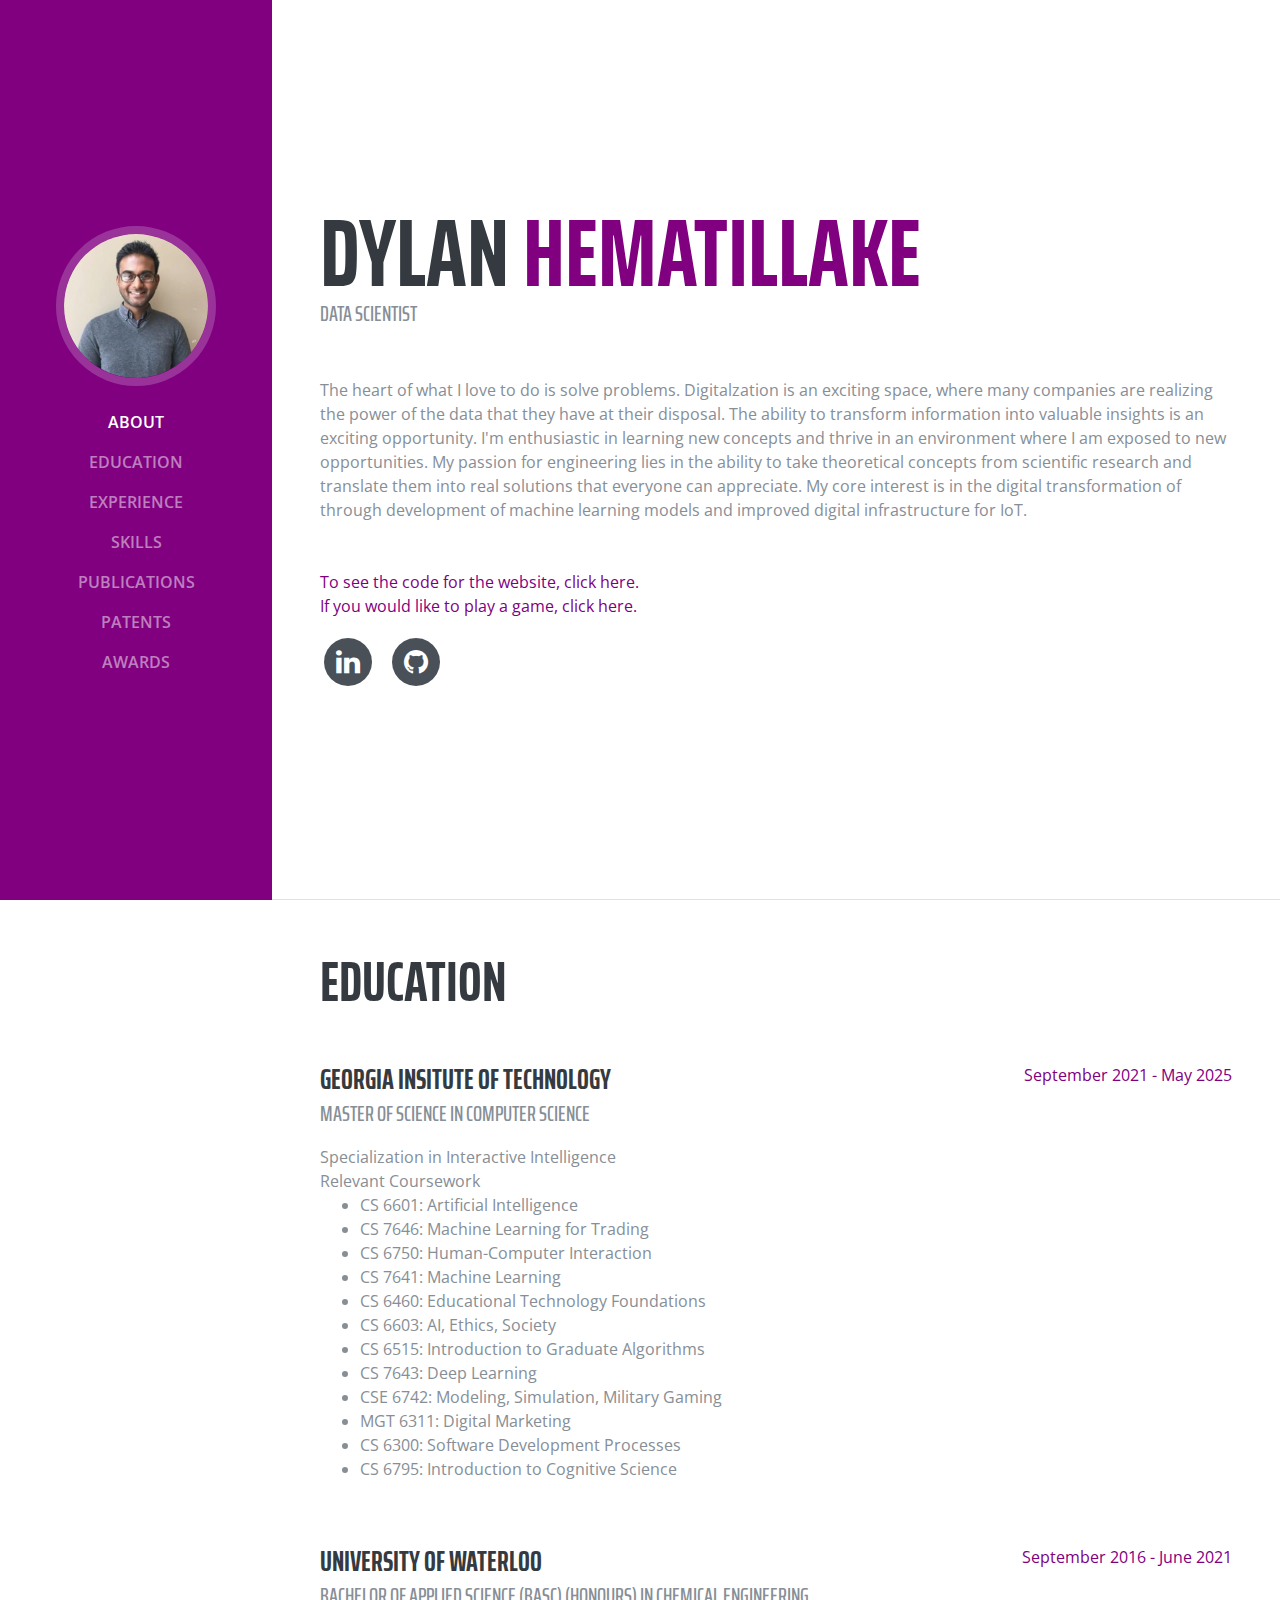
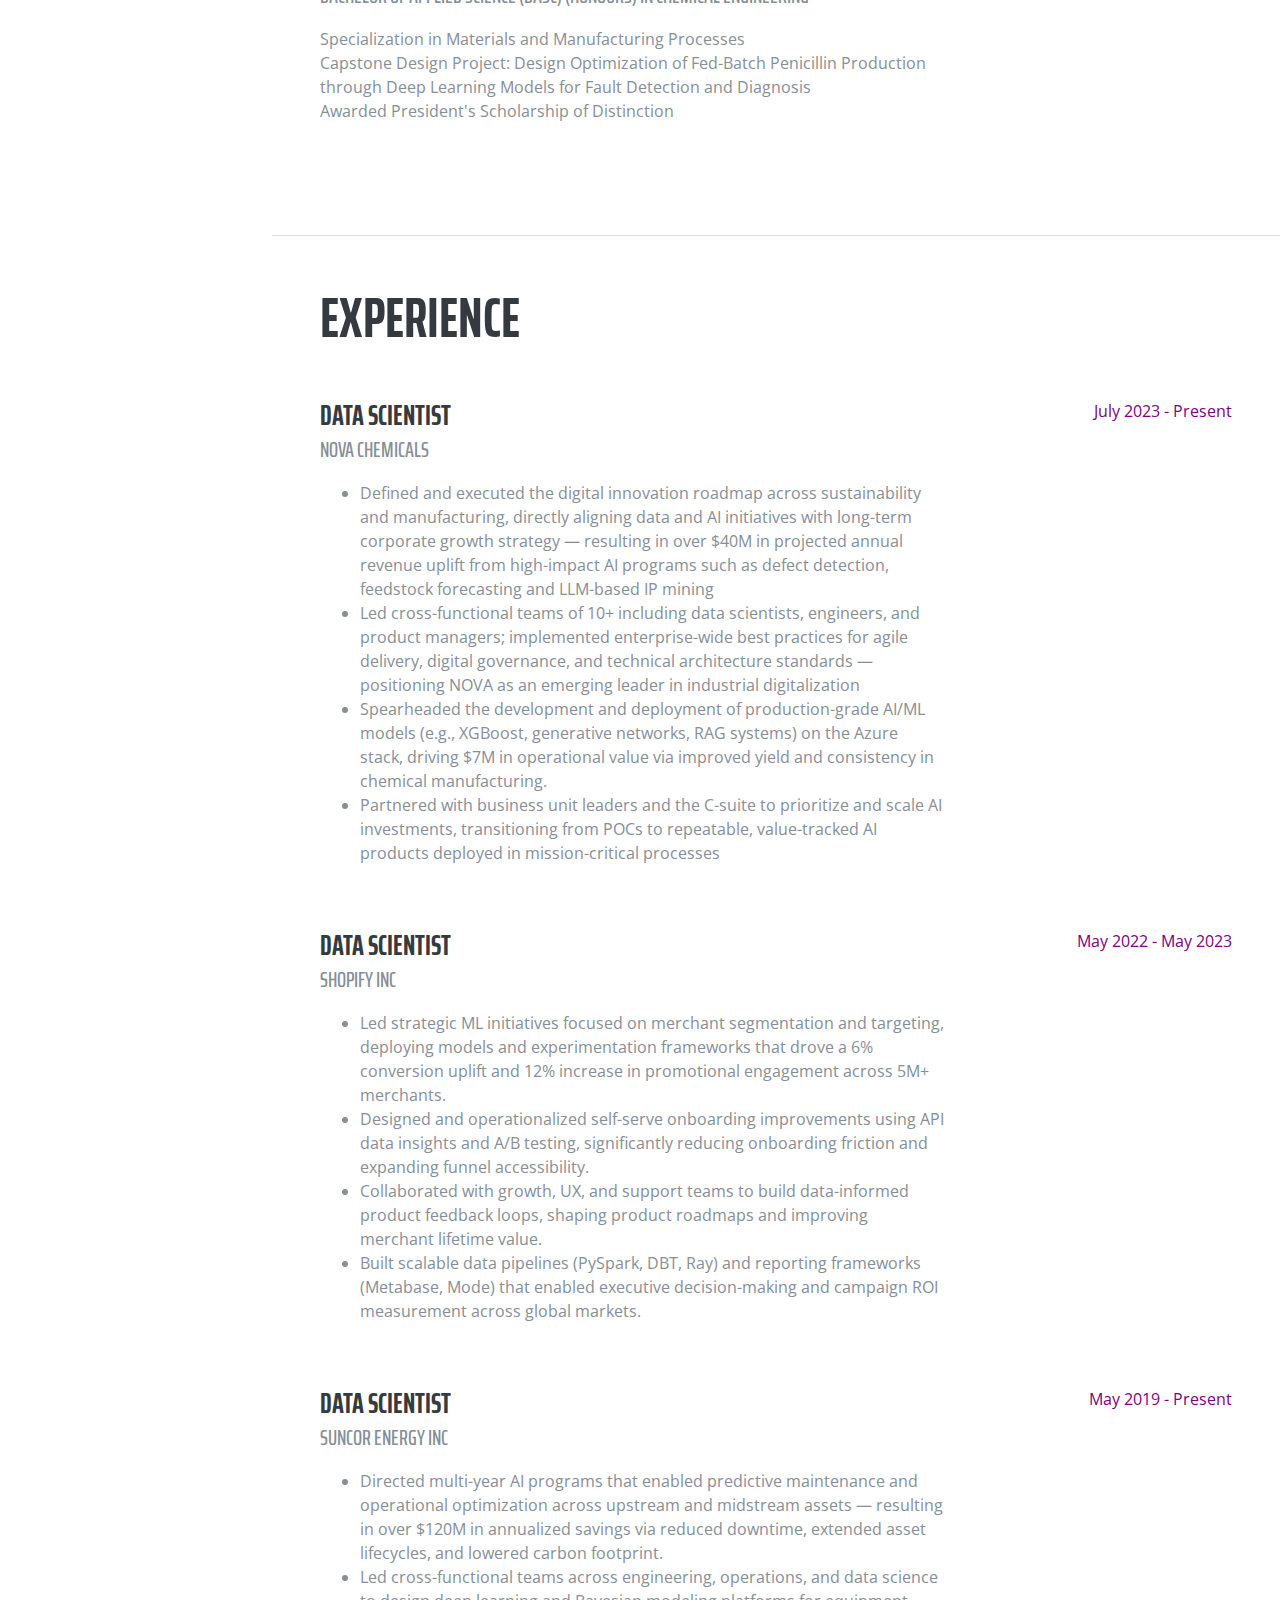
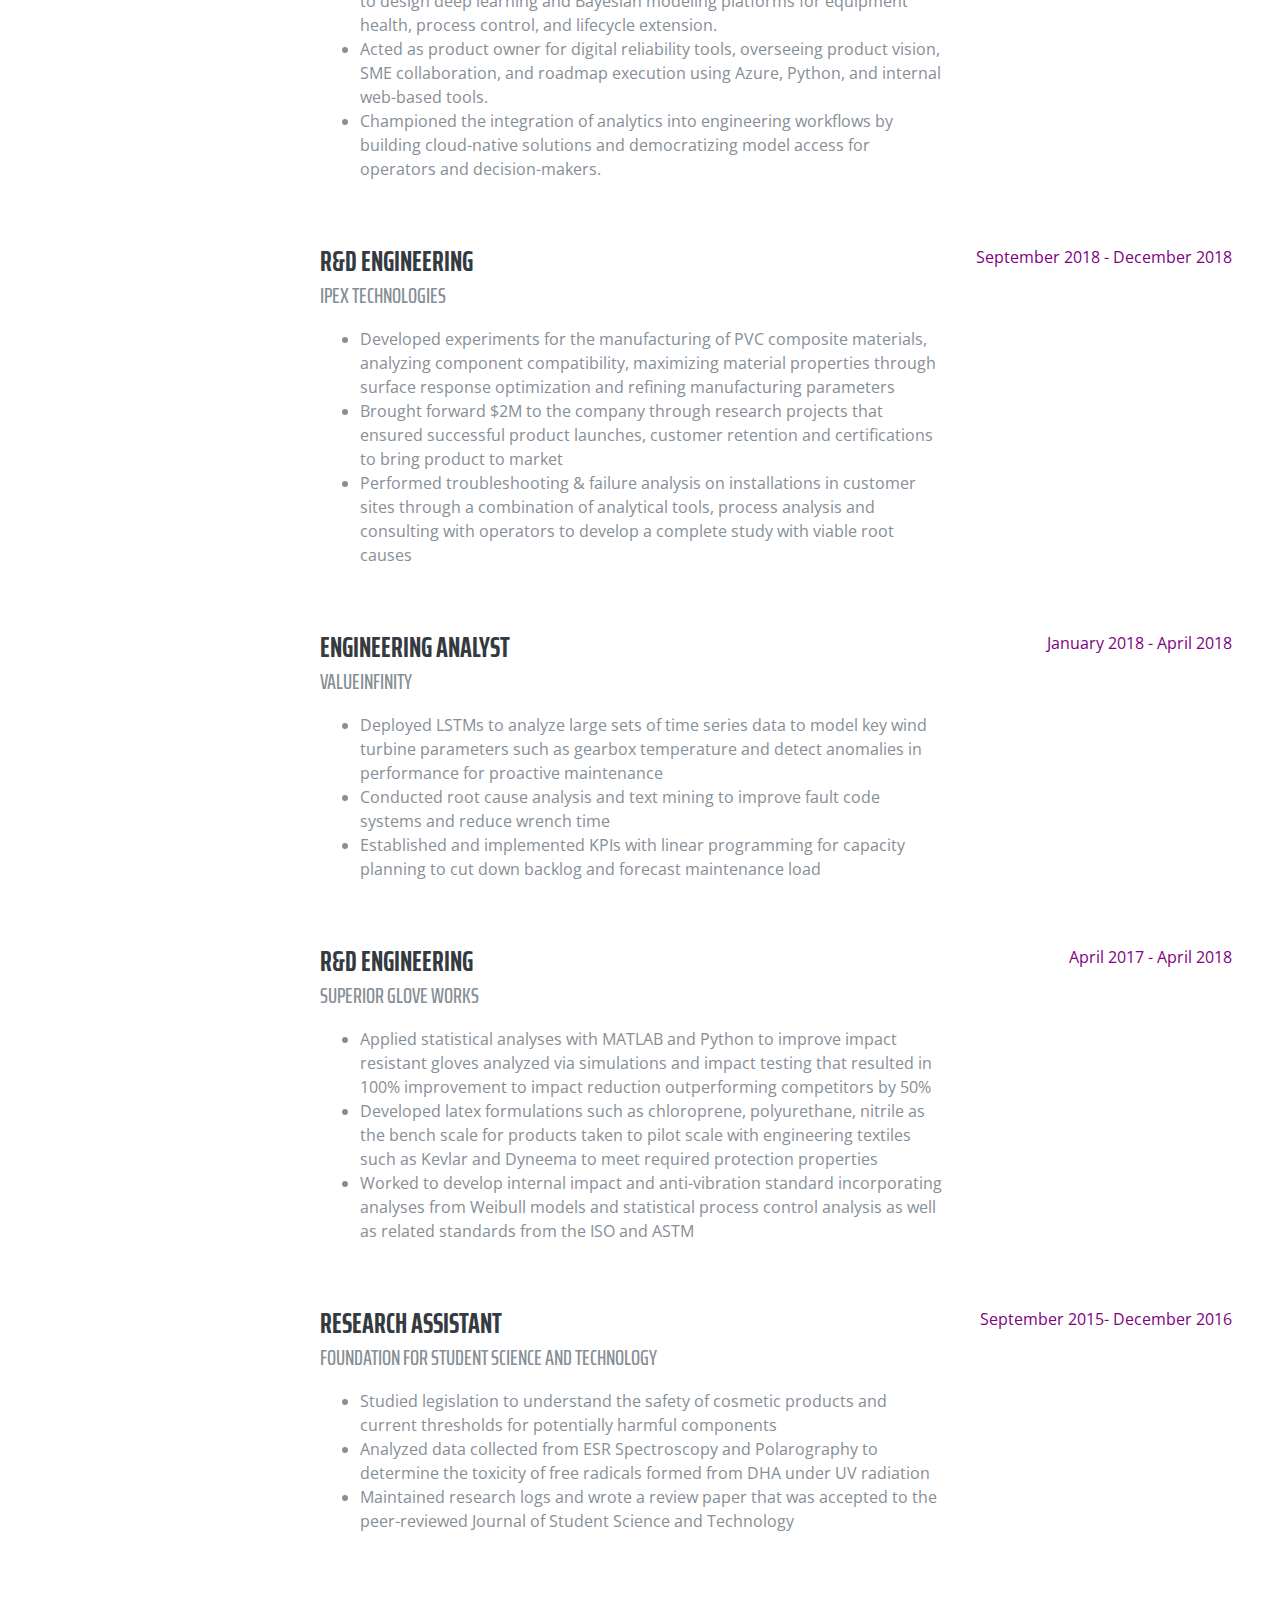
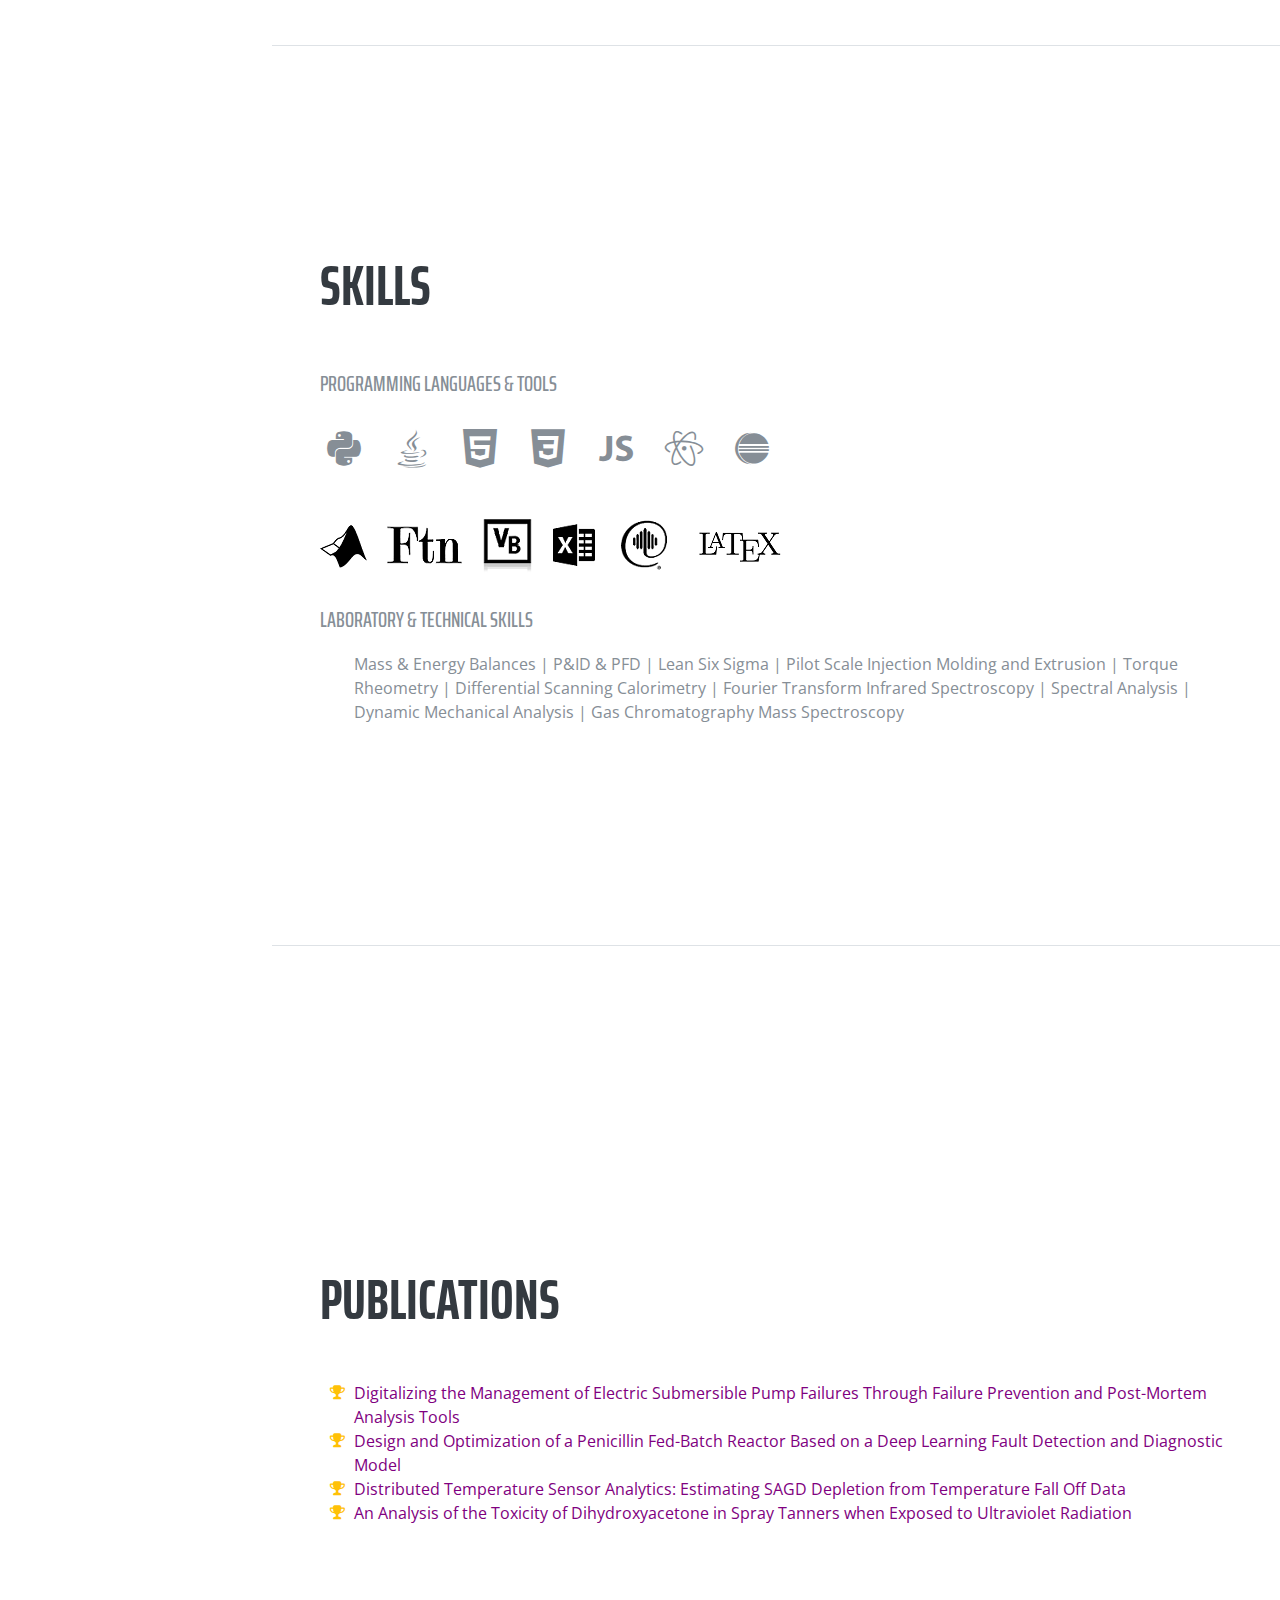
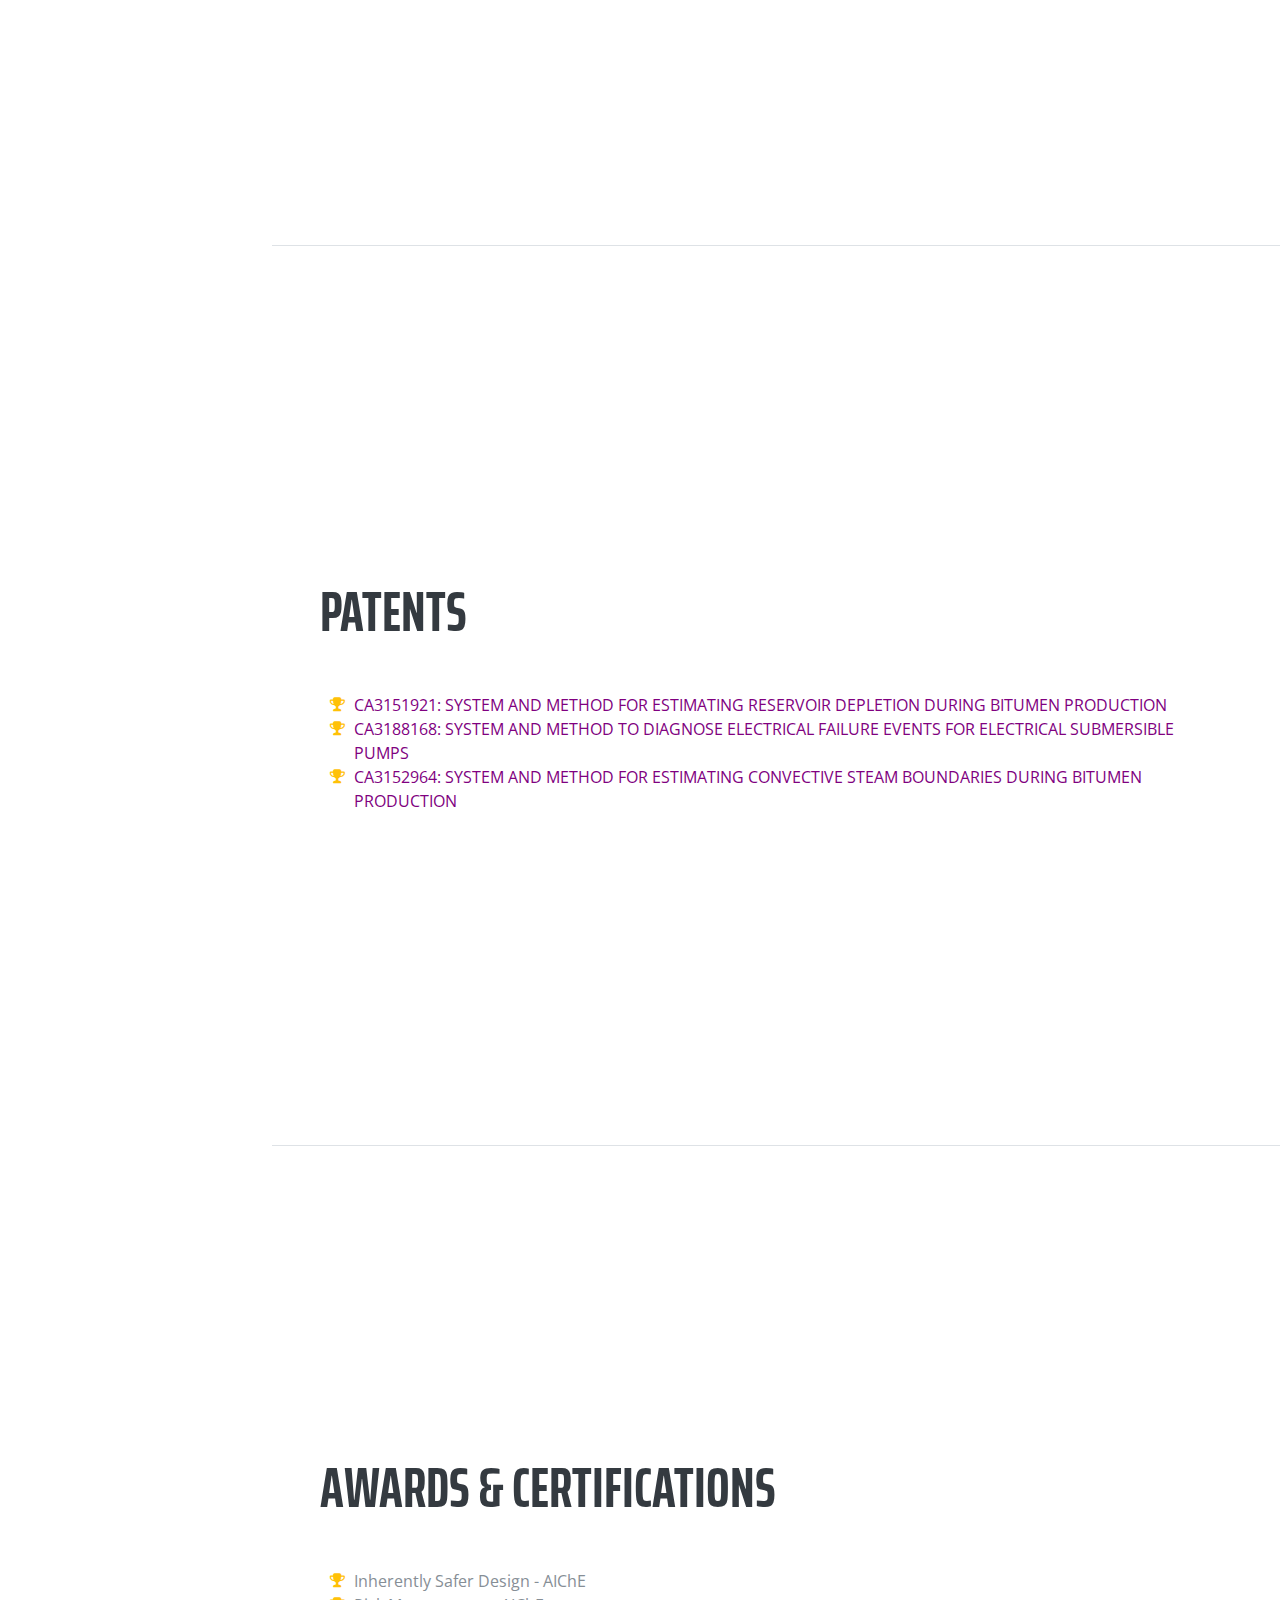
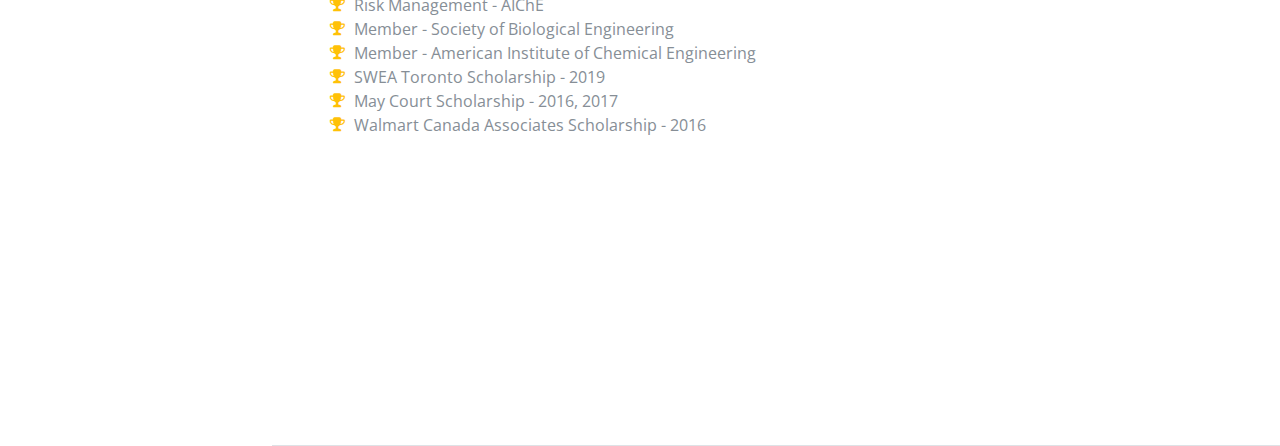
<file: index.html>
<!DOCTYPE html>
<html lang="en">

  <head>

    <meta charset="utf-8">
    <meta name="viewport" content="width=device-width, initial-scale=1, shrink-to-fit=no">
    <meta name="description" content="">
    <meta name="author" content="">

    <title>Resume</title>

    <!-- Bootstrap core CSS -->
    <link href="vendor/bootstrap/css/bootstrap.min.css" rel="stylesheet">

    <!-- Custom fonts for this template -->
    <link href="https://fonts.googleapis.com/css?family=Saira+Extra+Condensed:100,200,300,400,500,600,700,800,900" rel="stylesheet">
    <link href="https://fonts.googleapis.com/css?family=Open+Sans:300,300i,400,400i,600,600i,700,700i,800,800i" rel="stylesheet">
    <link href="vendor/font-awesome/css/font-awesome.min.css" rel="stylesheet">
    <link href="vendor/devicons/css/devicons.min.css" rel="stylesheet">
    <link href="vendor/simple-line-icons/css/simple-line-icons.css" rel="stylesheet">
	
    <!-- Custom styles for this template -->
    <link href="css/resume.min.css" rel="stylesheet">

  </head>

  <body id="page-top">

    <nav class="navbar navbar-expand-lg navbar-dark bg-primary fixed-top" id="sideNav">
      <a class="navbar-brand js-scroll-trigger" href="#page-top">
        <span class="d-block d-lg-none"></span>
        <span class="d-none d-lg-block">
          <img class="img-fluid img-profile rounded-circle mx-auto mb-2" src="img/profile.png" alt="">
        </span>
      </a>
      <button class="navbar-toggler" type="button" data-toggle="collapse" data-target="#navbarSupportedContent" aria-controls="navbarSupportedContent" aria-expanded="false" aria-label="Toggle navigation">
        <span class="navbar-toggler-icon"></span>
      </button>
      <div class="collapse navbar-collapse" id="navbarSupportedContent">
        <ul class="navbar-nav">
          <li class="nav-item">
            <a class="nav-link js-scroll-trigger" href="#about">About</a>
          </li> 
          <li class="nav-item">
            <a class="nav-link js-scroll-trigger" href="#education">Education</a>
          </li>
	 <li class="nav-item">
            <a class="nav-link js-scroll-trigger" href="#experience">Experience</a>
          </li>
          <li class="nav-item">
            <a class="nav-link js-scroll-trigger" href="#skills">Skills</a>
          </li>
          <li class="nav-item">
            <a class="nav-link js-scroll-trigger" href="#pubs">Publications</a>
          </li>
  	<li class="nav-item">
            <a class="nav-link js-scroll-trigger" href="#pats">Patents</a>
          </li>
          <li class="nav-item">
            <a class="nav-link js-scroll-trigger" href="#awards">Awards</a>
          </li>
        </ul>
      </div>
    </nav>

    <div class="container-fluid p-0">

      <section class="resume-section p-3 p-lg-5 d-flex d-column" id="about">
        <div class="my-auto">
          <h1 class="mb-0">Dylan
            <span class="text-primary">Hematillake</span>
          </h1>
          <div class="subheading mb-5">Data Scientist
          </div>
          <p class="mb-5">The heart of what I love to do is solve problems. Digitalzation is an exciting space, where many companies are realizing the power of the data that they
		  have at their disposal. The ability to transform information into valuable insights is an exciting opportunity. 
		  I'm enthusiastic in learning new concepts and thrive in an environment where I am exposed to new opportunities. 
		  My passion for engineering lies in the ability to take theoretical concepts from scientific research and translate them into real solutions that everyone can appreciate. 
		  My core interest is in the digital transformation of through development of machine learning models and improved digital infrastructure for IoT.</p>
		  <div></div>
		  <a href="https://github.com/hematilldyl/hematilldyl.github.io">To see the code for the website, click here.</a>
		  <div></div>
		  <a href="game/Game.html">If you would like to play a game, click here.</a>
		  <div></div>
		  <p></p>
		  <p></p>
          <ul class="list-inline list-social-icons mb-0">
            <li class="list-inline-item">
              <a href="https://ca.linkedin.com/in/dylan-hematillake">
                <span class="fa-stack fa-lg">
                  <i class="fa fa-circle fa-stack-2x"></i>
                  <i class="fa fa-linkedin fa-stack-1x fa-inverse"></i>
                </span>
              </a>
            </li>
            <li class="list-inline-item">
              <a href="https://github.com/hematilldyl">
                <span class="fa-stack fa-lg">
                  <i class="fa fa-circle fa-stack-2x"></i>
                  <i class="fa fa-github fa-stack-1x fa-inverse"></i>
                </span>
              </a>
            </li>
          </ul>
        </div>
      </section>
	    
      <section class="resume-section p-3 p-lg-5 d-flex flex-column" id="education">
        <div class="my-auto">
          <h2 class="mb-5">Education</h2>
		
          <div class="resume-item d-flex flex-column flex-md-row mb-5">
            <div class="resume-content mr-auto">
              <h3 class="mb-0">Georgia Insitute of Technology</h3>
              <div class="subheading mb-3">Master of Science in Computer Science</div>
              <div>Specialization in Interactive Intelligence</div>
		    <div>Relevant Coursework</div>
		    <ul style="list-style-type:disc">
			    <li>CS 6601: Artificial Intelligence</li>
			    <li>CS 7646: Machine Learning for Trading</li>
			    <li>CS 6750: Human-Computer Interaction</li>
			    <li>CS 7641: Machine Learning</li>
			    <li>CS 6460: Educational Technology Foundations</li>
			    <li>CS 6603: AI, Ethics, Society</li>
			    <li>CS 6515: Introduction to Graduate Algorithms</li>
			    <li>CS 7643: Deep Learning</li>
			    <li>CSE 6742: Modeling, Simulation, Military Gaming</li>
			    <li>MGT 6311: Digital Marketing</li>
			    <li>CS 6300: Software Development Processes</li>
			    <li>CS 6795: Introduction to Cognitive Science</li>
			  </ul>
              <p></p>
            </div>
            <div class="resume-date text-md-right">
              <span class="text-primary">September 2021 - May 2025</span>
            </div>
          </div>
          <div class="resume-item d-flex flex-column flex-md-row mb-5">
            <div class="resume-content mr-auto">
              <h3 class="mb-0">University of Waterloo</h3>
              <div class="subheading mb-3">Bachelor of Applied Science (BASc) (Honours) in Chemical Engineering</div>
              <div></div>
		    <div> Specialization in Materials and Manufacturing Processes</div>
		    <div>Capstone Design Project: Design Optimization of Fed-Batch Penicillin Production through Deep Learning Models for Fault Detection and Diagnosis</div>
	            <div>Awarded President's Scholarship of Distinction</div>

              <p></p>
            </div>
            <div class="resume-date text-md-right">
              <span class="text-primary">September 2016 - June 2021</span>
            </div>
          </div>
      </section>
	      
      <section class="resume-section p-3 p-lg-5 d-flex flex-column" id="experience">
        <div class="my-auto">
          <h2 class="mb-5">Experience</h2>

	<div class="resume-item d-flex flex-column flex-md-row mb-5">
            <div class="resume-content mr-auto">
              <h3 class="mb-0">Data Scientist</h3>
              <div class="subheading mb-3">NOVA Chemicals</div>
              <ul style="list-style-type:disc">
				<li>Defined and executed the digital innovation roadmap across sustainability and manufacturing, directly aligning data and AI initiatives with long-term corporate growth strategy — resulting in over 
					$40M in projected annual revenue uplift from high-impact AI programs such as defect detection, feedstock forecasting and LLM-based IP mining</li>
				<li>Led cross-functional teams of 10+ including data scientists, engineers, and product managers; implemented enterprise-wide best practices for agile delivery, digital governance, and technical architecture standards — 
					positioning NOVA as an emerging leader in industrial digitalization</li>
		      <li>Spearheaded the development and deployment of production-grade AI/ML models (e.g., XGBoost, generative networks, RAG systems) on the Azure stack, driving $7M in operational value via improved yield and consistency in chemical manufacturing.</li>
		<li>Partnered with business unit leaders and the C-suite to prioritize and scale AI investments, transitioning from POCs to repeatable, value-tracked AI products deployed in mission-critical processes</li>
	      </ul>
            </div>
            <div class="resume-date text-md-right">
              <span class="text-primary">July 2023 - Present</span>
            </div>
          </div>

	<div class="resume-item d-flex flex-column flex-md-row mb-5">
            <div class="resume-content mr-auto">
              <h3 class="mb-0">Data Scientist</h3>
              <div class="subheading mb-3">Shopify Inc</div>
              <ul style="list-style-type:disc">
				<li>Led strategic ML initiatives focused on merchant segmentation and targeting, deploying models and experimentation frameworks that drove a 6% conversion uplift and 12% increase in promotional engagement across 5M+ merchants.</li>
				<li>Designed and operationalized self-serve onboarding improvements using API data insights and A/B testing, significantly reducing onboarding friction and expanding funnel accessibility.</li>
        			<li>Collaborated with growth, UX, and support teams to build data-informed product feedback loops, shaping product roadmaps and improving merchant lifetime value.
		      <li>Built scalable data pipelines (PySpark, DBT, Ray) and reporting frameworks (Metabase, Mode) that enabled executive decision-making and campaign ROI measurement across global markets.</li>
	      </ul>
            </div>
            <div class="resume-date text-md-right">
              <span class="text-primary">May 2022 - May 2023</span>
            </div>
          </div>
		
	<div class="resume-item d-flex flex-column flex-md-row mb-5">
            <div class="resume-content mr-auto">
              <h3 class="mb-0">Data Scientist</h3>
              <div class="subheading mb-3">Suncor Energy Inc</div>
              <ul style="list-style-type:disc">
				<li>Directed multi-year AI programs that enabled predictive maintenance and operational optimization across upstream and midstream assets — resulting in over $120M in annualized savings via reduced downtime, extended asset lifecycles, and lowered carbon footprint.</li>
				<li>Led cross-functional teams across engineering, operations, and data science to design deep learning and Bayesian modeling platforms for equipment health, process control, and lifecycle extension.</li>
				<li>Acted as product owner for digital reliability tools, overseeing product vision, SME collaboration, and roadmap execution using Azure, Python, and internal web-based tools.</li>
				<li>Championed the integration of analytics into engineering workflows by building cloud-native solutions and democratizing model access for operators and decision-makers.</li>
			  </ul>
            </div>
            <div class="resume-date text-md-right">
              <span class="text-primary">May 2019 - Present</span>
            </div>
          </div>
		
		
	<div class="resume-item d-flex flex-column flex-md-row mb-5">
            <div class="resume-content mr-auto">
              <h3 class="mb-0">R&ampD Engineering</h3>
              <div class="subheading mb-3">IPEX Technologies</div>
              <ul style="list-style-type:disc">
				<li>Developed experiments for the manufacturing of PVC composite materials, analyzing component compatibility, maximizing material properties through surface response optimization and refining manufacturing parameters</li>
				<li>Brought forward $2M to the company through research projects that ensured successful product launches, customer retention and certifications to bring product to market</li>
				<li>Performed troubleshooting & failure analysis on installations in customer sites through a combination of analytical tools, process analysis and consulting with operators to develop a complete study with viable root causes</li>
			  </ul>
            </div>
            <div class="resume-date text-md-right">
              <span class="text-primary">September 2018 - December 2018</span>
            </div>
          </div>

	 <div class="resume-item d-flex flex-column flex-md-row mb-5">
            <div class="resume-content mr-auto">
              <h3 class="mb-0">Engineering Analyst</h3>
              <div class="subheading mb-3">ValueInfinity</div>
			   <ul style="list-style-type:disc">
				<li>Deployed LSTMs to analyze large sets of time series data to model key wind turbine parameters such as gearbox temperature and detect anomalies in performance for proactive maintenance</li>
				<li>Conducted root cause analysis and text mining to improve fault code systems and reduce wrench time</li>
				<li>Established and implemented KPIs with linear programming for capacity planning to cut down backlog and forecast maintenance load</li>
			  </ul>
			</div>
            <div class="resume-date text-md-right">
              <span class="text-primary">January 2018 - April 2018</span>
            </div>
          </div>
		
          <div class="resume-item d-flex flex-column flex-md-row mb-5">
            <div class="resume-content mr-auto">
              <h3 class="mb-0">R&ampD Engineering</h3>
              <div class="subheading mb-3">Superior Glove Works</div>
              <ul style="list-style-type:disc">
				<li>Applied statistical analyses with MATLAB and Python to improve impact resistant gloves analyzed via simulations and impact testing that resulted in 100% improvement to impact reduction outperforming competitors by 50%</li>
				<li>Developed latex formulations such as chloroprene, polyurethane, nitrile as the bench scale for products taken to pilot scale with engineering textiles such as Kevlar and Dyneema to meet required protection properties</li>
				<li>Worked to develop internal impact and anti-vibration standard incorporating analyses from Weibull models and statistical process control analysis as well as related standards from the ISO and ASTM</li>
			  </ul>
            </div>
            <div class="resume-date text-md-right">
              <span class="text-primary">April 2017 - April 2018</span>
            </div>
          </div>


          <div class="resume-item d-flex flex-column flex-md-row mb-5">
            <div class="resume-content mr-auto">
              <h3 class="mb-0">Research Assistant</h3>
              <div class="subheading mb-3">Foundation for Student Science and Technology</div>
			     <ul style="list-style-type:disc">
				<li>Studied legislation to understand the safety of cosmetic products and current thresholds for potentially harmful components </li>
				<li>Analyzed data collected from ESR Spectroscopy and Polarography to determine the toxicity of free radicals formed from DHA under UV radiation </li>
				<li>Maintained research logs and wrote a review paper that was accepted to the peer-reviewed Journal of Student Science and Technology</li>
			  </ul>
            </div>
            <div class="resume-date text-md-right">
              <span class="text-primary">September 2015- December 2016</span>
            </div>
          </div>

        </div>

      </section>


      <section class="resume-section p-3 p-lg-5 d-flex flex-column" id="skills">
        <div class="my-auto">
          <h2 class="mb-5">Skills</h2>

          <div class="subheading mb-3">Programming Languages &amp; Tools</div>
          <ul class="list-inline list-icons">
			<li class="list-inline-item">
              <i class="devicons devicons-python"></i>
            </li>
			<li class="list-inline-item">
              <i class="devicons devicons-java"></i>
            </li>
            <li class="list-inline-item">
              <i class="devicons devicons-html5"></i>
            </li>
            <li class="list-inline-item">
              <i class="devicons devicons-css3"></i>
            </li>
            <li class="list-inline-item">
              <i class="devicons devicons-javascript"></i>
            </li>
               <li class="list-inline-item">
              <i class="devicons devicons-atom"></i>
            </li>
            <li class="list-inline-item">
              <i class="devicons devicons-eclipse"></i>
            </li>
	   </ul>
           <ul class="list-inline list-icons">
            <li class="list-inline-item">
              <img src="img/prog_matlab.png">
            </li>
            <li class="list-inline-item">
              <img src="img/ftn.png">
            </li>
            <li class="list-inline-item">
              <img src="img/vb.png">
            </li>
            <li class="list-inline-item">
              <img src="img/excel.png">
            </li>
			<li class="list-inline-item">
              <img src="img/hysys.png">
            </li>
			<li class="list-inline-item">
              <img src="img/tex.png">
            </li>
          </ul>
		  
		  <div class="subheading mb-3">Laboratory &amp Technical Skills</div>
		  <ul class="fa-ul mb-0">
			<p>Mass &amp Energy Balances | P&ampID &amp PFD | Lean Six Sigma | Pilot Scale Injection Molding and Extrusion | Torque Rheometry | Differential Scanning Calorimetry | Fourier Transform Infrared Spectroscopy | Spectral Analysis | Dynamic Mechanical Analysis | Gas Chromatography Mass Spectroscopy</p>
		  </ul>
        </div>
      </section>

	<section class="resume-section p-3 p-lg-5 d-flex flex-column" id="pubs">
        <div class="my-auto">
          <h2 class="mb-5">Publications</h2>
		
	<ul class="fa-ul mb-0">
	    <li>
	       <i class="fa-li fa fa-trophy text-warning"></i>
	 	<a href="https://doi.org/10.2118/218124-MS"> Digitalizing the Management of Electric Submersible Pump Failures Through Failure Prevention and Post-Mortem Analysis Tools </a>
	</li>
	    <li>
	       <i class="fa-li fa fa-trophy text-warning"></i>
		 <a href="https://doi.org/10.1021/acs.iecr.1c04534">Design and Optimization of a Penicillin Fed-Batch Reactor Based on a Deep Learning Fault Detection and Diagnostic Model</a>
		</li>
		    <li>
	       <i class="fa-li fa fa-trophy text-warning"></i>
		 <a href="https://doi.org/10.2118/208895-MS">Distributed Temperature Sensor Analytics: Estimating SAGD Depletion from Temperature Fall Off Data</a>
		</li>
	    <li>
	       <i class="fa-li fa fa-trophy text-warning"></i>
		 <a href="http://journal.fsst.ca/index.php/jsst/article/view/111">An Analysis of the Toxicity of Dihydroxyacetone in Spray Tanners when Exposed to Ultraviolet Radiation</a>
		</li>
          </ul>
      </section>
<section class="resume-section p-3 p-lg-5 d-flex flex-column" id="pats">			
        <div class="my-auto">
          <h2 class="mb-5">Patents</h2>
		
	<ul class="fa-ul mb-0">
				    <li>
	       <i class="fa-li fa fa-trophy text-warning"></i>
		 <a href="https://www.ic.gc.ca/opic-cipo/cpd/eng/patent/3151921/summary.html">CA3151921: SYSTEM AND METHOD FOR ESTIMATING RESERVOIR DEPLETION DURING BITUMEN PRODUCTION</a>
		</li>
		    <li>
	       <i class="fa-li fa fa-trophy text-warning"></i>
		 <a href="https://www.ic.gc.ca/opic-cipo/cpd/eng/patent/3188168/summary.html">CA3188168: SYSTEM AND METHOD TO DIAGNOSE ELECTRICAL FAILURE EVENTS FOR ELECTRICAL SUBMERSIBLE PUMPS</a>
		</li>
	    <li>
	       <i class="fa-li fa fa-trophy text-warning"></i>
		 <a href="https://www.ic.gc.ca/opic-cipo/cpd/eng/patent/3152964/summary.html">CA3152964: SYSTEM AND METHOD FOR ESTIMATING CONVECTIVE STEAM BOUNDARIES DURING BITUMEN PRODUCTION</a>
		</li>
          </ul>
			
        </div>
      </section>
      <section class="resume-section p-3 p-lg-5 d-flex flex-column" id="awards">
        <div class="my-auto">
          <h2 class="mb-5">Awards &amp Certifications</h2>
		
	<ul class="fa-ul mb-0">
	   <li>
              <i class="fa-li fa fa-trophy text-warning"></i>
              Inherently Safer Design - AIChE</li>
            <li>
              <i class="fa-li fa fa-trophy text-warning"></i>
              Risk Management - AIChE</li>
            <li>
              <i class="fa-li fa fa-trophy text-warning"></i>
              Member - Society of Biological Engineering </li>
            <li>
              <i class="fa-li fa fa-trophy text-warning"></i>
              Member - American Institute of Chemical Engineering</li>
             <li>
              <i class="fa-li fa fa-trophy text-warning"></i>
			  SWEA Toronto Scholarship - 2019</li>
            <li>
            <li>
              <i class="fa-li fa fa-trophy text-warning"></i>
			  May Court Scholarship - 2016, 2017</li>
            <li>
            <li>
              <i class="fa-li fa fa-trophy text-warning"></i>
              Walmart Canada Associates Scholarship - 2016</li>
          </ul>
		
	
			
        </div>
      </section>

    </div>

    <!-- Bootstrap core JavaScript -->
    <script src="vendor/jquery/jquery.min.js"></script>
    <script src="vendor/bootstrap/js/bootstrap.bundle.min.js"></script>

    <!-- Plugin JavaScript -->
    <script src="vendor/jquery-easing/jquery.easing.min.js"></script>

    <!-- Custom scripts for this template -->
    <script src="js/resume.min.js"></script>

  </body>

</html>
</file>
<file: vendor/simple-line-icons/css/simple-line-icons.css>
@font-face {
  font-family: 'simple-line-icons';
  src: url('../fonts/Simple-Line-Icons.eot?v=2.4.0');
  src: url('../fonts/Simple-Line-Icons.eot?v=2.4.0#iefix') format('embedded-opentype'), url('../fonts/Simple-Line-Icons.woff2?v=2.4.0') format('woff2'), url('../fonts/Simple-Line-Icons.ttf?v=2.4.0') format('truetype'), url('../fonts/Simple-Line-Icons.woff?v=2.4.0') format('woff'), url('../fonts/Simple-Line-Icons.svg?v=2.4.0#simple-line-icons') format('svg');
  font-weight: normal;
  font-style: normal;
}
/*
 Use the following CSS code if you want to have a class per icon.
 Instead of a list of all class selectors, you can use the generic [class*="icon-"] selector, but it's slower:
*/
.icon-user,
.icon-people,
.icon-user-female,
.icon-user-follow,
.icon-user-following,
.icon-user-unfollow,
.icon-login,
.icon-logout,
.icon-emotsmile,
.icon-phone,
.icon-call-end,
.icon-call-in,
.icon-call-out,
.icon-map,
.icon-location-pin,
.icon-direction,
.icon-directions,
.icon-compass,
.icon-layers,
.icon-menu,
.icon-list,
.icon-options-vertical,
.icon-options,
.icon-arrow-down,
.icon-arrow-left,
.icon-arrow-right,
.icon-arrow-up,
.icon-arrow-up-circle,
.icon-arrow-left-circle,
.icon-arrow-right-circle,
.icon-arrow-down-circle,
.icon-check,
.icon-clock,
.icon-plus,
.icon-minus,
.icon-close,
.icon-event,
.icon-exclamation,
.icon-organization,
.icon-trophy,
.icon-screen-smartphone,
.icon-screen-desktop,
.icon-plane,
.icon-notebook,
.icon-mustache,
.icon-mouse,
.icon-magnet,
.icon-energy,
.icon-disc,
.icon-cursor,
.icon-cursor-move,
.icon-crop,
.icon-chemistry,
.icon-speedometer,
.icon-shield,
.icon-screen-tablet,
.icon-magic-wand,
.icon-hourglass,
.icon-graduation,
.icon-ghost,
.icon-game-controller,
.icon-fire,
.icon-eyeglass,
.icon-envelope-open,
.icon-envelope-letter,
.icon-bell,
.icon-badge,
.icon-anchor,
.icon-wallet,
.icon-vector,
.icon-speech,
.icon-puzzle,
.icon-printer,
.icon-present,
.icon-playlist,
.icon-pin,
.icon-picture,
.icon-handbag,
.icon-globe-alt,
.icon-globe,
.icon-folder-alt,
.icon-folder,
.icon-film,
.icon-feed,
.icon-drop,
.icon-drawer,
.icon-docs,
.icon-doc,
.icon-diamond,
.icon-cup,
.icon-calculator,
.icon-bubbles,
.icon-briefcase,
.icon-book-open,
.icon-basket-loaded,
.icon-basket,
.icon-bag,
.icon-action-undo,
.icon-action-redo,
.icon-wrench,
.icon-umbrella,
.icon-trash,
.icon-tag,
.icon-support,
.icon-frame,
.icon-size-fullscreen,
.icon-size-actual,
.icon-shuffle,
.icon-share-alt,
.icon-share,
.icon-rocket,
.icon-question,
.icon-pie-chart,
.icon-pencil,
.icon-note,
.icon-loop,
.icon-home,
.icon-grid,
.icon-graph,
.icon-microphone,
.icon-music-tone-alt,
.icon-music-tone,
.icon-earphones-alt,
.icon-earphones,
.icon-equalizer,
.icon-like,
.icon-dislike,
.icon-control-start,
.icon-control-rewind,
.icon-control-play,
.icon-control-pause,
.icon-control-forward,
.icon-control-end,
.icon-volume-1,
.icon-volume-2,
.icon-volume-off,
.icon-calendar,
.icon-bulb,
.icon-chart,
.icon-ban,
.icon-bubble,
.icon-camrecorder,
.icon-camera,
.icon-cloud-download,
.icon-cloud-upload,
.icon-envelope,
.icon-eye,
.icon-flag,
.icon-heart,
.icon-info,
.icon-key,
.icon-link,
.icon-lock,
.icon-lock-open,
.icon-magnifier,
.icon-magnifier-add,
.icon-magnifier-remove,
.icon-paper-clip,
.icon-paper-plane,
.icon-power,
.icon-refresh,
.icon-reload,
.icon-settings,
.icon-star,
.icon-symbol-female,
.icon-symbol-male,
.icon-target,
.icon-credit-card,
.icon-paypal,
.icon-social-tumblr,
.icon-social-twitter,
.icon-social-facebook,
.icon-social-instagram,
.icon-social-linkedin,
.icon-social-pinterest,
.icon-social-github,
.icon-social-google,
.icon-social-reddit,
.icon-social-skype,
.icon-social-dribbble,
.icon-social-behance,
.icon-social-foursqare,
.icon-social-soundcloud,
.icon-social-spotify,
.icon-social-stumbleupon,
.icon-social-youtube,
.icon-social-dropbox,
.icon-social-vkontakte,
.icon-social-steam {
  font-family: 'simple-line-icons';
  speak: none;
  font-style: normal;
  font-weight: normal;
  font-variant: normal;
  text-transform: none;
  line-height: 1;
  /* Better Font Rendering =========== */
  -webkit-font-smoothing: antialiased;
  -moz-osx-font-smoothing: grayscale;
}
.icon-user:before {
  content: "\e005";
}
.icon-people:before {
  content: "\e001";
}
.icon-user-female:before {
  content: "\e000";
}
.icon-user-follow:before {
  content: "\e002";
}
.icon-user-following:before {
  content: "\e003";
}
.icon-user-unfollow:before {
  content: "\e004";
}
.icon-login:before {
  content: "\e066";
}
.icon-logout:before {
  content: "\e065";
}
.icon-emotsmile:before {
  content: "\e021";
}
.icon-phone:before {
  content: "\e600";
}
.icon-call-end:before {
  content: "\e048";
}
.icon-call-in:before {
  content: "\e047";
}
.icon-call-out:before {
  content: "\e046";
}
.icon-map:before {
  content: "\e033";
}
.icon-location-pin:before {
  content: "\e096";
}
.icon-direction:before {
  content: "\e042";
}
.icon-directions:before {
  content: "\e041";
}
.icon-compass:before {
  content: "\e045";
}
.icon-layers:before {
  content: "\e034";
}
.icon-menu:before {
  content: "\e601";
}
.icon-list:before {
  content: "\e067";
}
.icon-options-vertical:before {
  content: "\e602";
}
.icon-options:before {
  content: "\e603";
}
.icon-arrow-down:before {
  content: "\e604";
}
.icon-arrow-left:before {
  content: "\e605";
}
.icon-arrow-right:before {
  content: "\e606";
}
.icon-arrow-up:before {
  content: "\e607";
}
.icon-arrow-up-circle:before {
  content: "\e078";
}
.icon-arrow-left-circle:before {
  content: "\e07a";
}
.icon-arrow-right-circle:before {
  content: "\e079";
}
.icon-arrow-down-circle:before {
  content: "\e07b";
}
.icon-check:before {
  content: "\e080";
}
.icon-clock:before {
  content: "\e081";
}
.icon-plus:before {
  content: "\e095";
}
.icon-minus:before {
  content: "\e615";
}
.icon-close:before {
  content: "\e082";
}
.icon-event:before {
  content: "\e619";
}
.icon-exclamation:before {
  content: "\e617";
}
.icon-organization:before {
  content: "\e616";
}
.icon-trophy:before {
  content: "\e006";
}
.icon-screen-smartphone:before {
  content: "\e010";
}
.icon-screen-desktop:before {
  content: "\e011";
}
.icon-plane:before {
  content: "\e012";
}
.icon-notebook:before {
  content: "\e013";
}
.icon-mustache:before {
  content: "\e014";
}
.icon-mouse:before {
  content: "\e015";
}
.icon-magnet:before {
  content: "\e016";
}
.icon-energy:before {
  content: "\e020";
}
.icon-disc:before {
  content: "\e022";
}
.icon-cursor:before {
  content: "\e06e";
}
.icon-cursor-move:before {
  content: "\e023";
}
.icon-crop:before {
  content: "\e024";
}
.icon-chemistry:before {
  content: "\e026";
}
.icon-speedometer:before {
  content: "\e007";
}
.icon-shield:before {
  content: "\e00e";
}
.icon-screen-tablet:before {
  content: "\e00f";
}
.icon-magic-wand:before {
  content: "\e017";
}
.icon-hourglass:before {
  content: "\e018";
}
.icon-graduation:before {
  content: "\e019";
}
.icon-ghost:before {
  content: "\e01a";
}
.icon-game-controller:before {
  content: "\e01b";
}
.icon-fire:before {
  content: "\e01c";
}
.icon-eyeglass:before {
  content: "\e01d";
}
.icon-envelope-open:before {
  content: "\e01e";
}
.icon-envelope-letter:before {
  content: "\e01f";
}
.icon-bell:before {
  content: "\e027";
}
.icon-badge:before {
  content: "\e028";
}
.icon-anchor:before {
  content: "\e029";
}
.icon-wallet:before {
  content: "\e02a";
}
.icon-vector:before {
  content: "\e02b";
}
.icon-speech:before {
  content: "\e02c";
}
.icon-puzzle:before {
  content: "\e02d";
}
.icon-printer:before {
  content: "\e02e";
}
.icon-present:before {
  content: "\e02f";
}
.icon-playlist:before {
  content: "\e030";
}
.icon-pin:before {
  content: "\e031";
}
.icon-picture:before {
  content: "\e032";
}
.icon-handbag:before {
  content: "\e035";
}
.icon-globe-alt:before {
  content: "\e036";
}
.icon-globe:before {
  content: "\e037";
}
.icon-folder-alt:before {
  content: "\e039";
}
.icon-folder:before {
  content: "\e089";
}
.icon-film:before {
  content: "\e03a";
}
.icon-feed:before {
  content: "\e03b";
}
.icon-drop:before {
  content: "\e03e";
}
.icon-drawer:before {
  content: "\e03f";
}
.icon-docs:before {
  content: "\e040";
}
.icon-doc:before {
  content: "\e085";
}
.icon-diamond:before {
  content: "\e043";
}
.icon-cup:before {
  content: "\e044";
}
.icon-calculator:before {
  content: "\e049";
}
.icon-bubbles:before {
  content: "\e04a";
}
.icon-briefcase:before {
  content: "\e04b";
}
.icon-book-open:before {
  content: "\e04c";
}
.icon-basket-loaded:before {
  content: "\e04d";
}
.icon-basket:before {
  content: "\e04e";
}
.icon-bag:before {
  content: "\e04f";
}
.icon-action-undo:before {
  content: "\e050";
}
.icon-action-redo:before {
  content: "\e051";
}
.icon-wrench:before {
  content: "\e052";
}
.icon-umbrella:before {
  content: "\e053";
}
.icon-trash:before {
  content: "\e054";
}
.icon-tag:before {
  content: "\e055";
}
.icon-support:before {
  content: "\e056";
}
.icon-frame:before {
  content: "\e038";
}
.icon-size-fullscreen:before {
  content: "\e057";
}
.icon-size-actual:before {
  content: "\e058";
}
.icon-shuffle:before {
  content: "\e059";
}
.icon-share-alt:before {
  content: "\e05a";
}
.icon-share:before {
  content: "\e05b";
}
.icon-rocket:before {
  content: "\e05c";
}
.icon-question:before {
  content: "\e05d";
}
.icon-pie-chart:before {
  content: "\e05e";
}
.icon-pencil:before {
  content: "\e05f";
}
.icon-note:before {
  content: "\e060";
}
.icon-loop:before {
  content: "\e064";
}
.icon-home:before {
  content: "\e069";
}
.icon-grid:before {
  content: "\e06a";
}
.icon-graph:before {
  content: "\e06b";
}
.icon-microphone:before {
  content: "\e063";
}
.icon-music-tone-alt:before {
  content: "\e061";
}
.icon-music-tone:before {
  content: "\e062";
}
.icon-earphones-alt:before {
  content: "\e03c";
}
.icon-earphones:before {
  content: "\e03d";
}
.icon-equalizer:before {
  content: "\e06c";
}
.icon-like:before {
  content: "\e068";
}
.icon-dislike:before {
  content: "\e06d";
}
.icon-control-start:before {
  content: "\e06f";
}
.icon-control-rewind:before {
  content: "\e070";
}
.icon-control-play:before {
  content: "\e071";
}
.icon-control-pause:before {
  content: "\e072";
}
.icon-control-forward:before {
  content: "\e073";
}
.icon-control-end:before {
  content: "\e074";
}
.icon-volume-1:before {
  content: "\e09f";
}
.icon-volume-2:before {
  content: "\e0a0";
}
.icon-volume-off:before {
  content: "\e0a1";
}
.icon-calendar:before {
  content: "\e075";
}
.icon-bulb:before {
  content: "\e076";
}
.icon-chart:before {
  content: "\e077";
}
.icon-ban:before {
  content: "\e07c";
}
.icon-bubble:before {
  content: "\e07d";
}
.icon-camrecorder:before {
  content: "\e07e";
}
.icon-camera:before {
  content: "\e07f";
}
.icon-cloud-download:before {
  content: "\e083";
}
.icon-cloud-upload:before {
  content: "\e084";
}
.icon-envelope:before {
  content: "\e086";
}
.icon-eye:before {
  content: "\e087";
}
.icon-flag:before {
  content: "\e088";
}
.icon-heart:before {
  content: "\e08a";
}
.icon-info:before {
  content: "\e08b";
}
.icon-key:before {
  content: "\e08c";
}
.icon-link:before {
  content: "\e08d";
}
.icon-lock:before {
  content: "\e08e";
}
.icon-lock-open:before {
  content: "\e08f";
}
.icon-magnifier:before {
  content: "\e090";
}
.icon-magnifier-add:before {
  content: "\e091";
}
.icon-magnifier-remove:before {
  content: "\e092";
}
.icon-paper-clip:before {
  content: "\e093";
}
.icon-paper-plane:before {
  content: "\e094";
}
.icon-power:before {
  content: "\e097";
}
.icon-refresh:before {
  content: "\e098";
}
.icon-reload:before {
  content: "\e099";
}
.icon-settings:before {
  content: "\e09a";
}
.icon-star:before {
  content: "\e09b";
}
.icon-symbol-female:before {
  content: "\e09c";
}
.icon-symbol-male:before {
  content: "\e09d";
}
.icon-target:before {
  content: "\e09e";
}
.icon-credit-card:before {
  content: "\e025";
}
.icon-paypal:before {
  content: "\e608";
}
.icon-social-tumblr:before {
  content: "\e00a";
}
.icon-social-twitter:before {
  content: "\e009";
}
.icon-social-facebook:before {
  content: "\e00b";
}
.icon-social-instagram:before {
  content: "\e609";
}
.icon-social-linkedin:before {
  content: "\e60a";
}
.icon-social-pinterest:before {
  content: "\e60b";
}
.icon-social-github:before {
  content: "\e60c";
}
.icon-social-google:before {
  content: "\e60d";
}
.icon-social-reddit:before {
  content: "\e60e";
}
.icon-social-skype:before {
  content: "\e60f";
}
.icon-social-dribbble:before {
  content: "\e00d";
}
.icon-social-behance:before {
  content: "\e610";
}
.icon-social-foursqare:before {
  content: "\e611";
}
.icon-social-soundcloud:before {
  content: "\e612";
}
.icon-social-spotify:before {
  content: "\e613";
}
.icon-social-stumbleupon:before {
  content: "\e614";
}
.icon-social-youtube:before {
  content: "\e008";
}
.icon-social-dropbox:before {
  content: "\e00c";
}
.icon-social-vkontakte:before {
  content: "\e618";
}
.icon-social-steam:before {
  content: "\e620";
}
</file>
<file: vendor/devicons/css/devicons.min.css>
/*!
 *  Devicons 1.8.0 made by Theodore Vorillas / http://vorillaz.com 
 */
@font-face{font-family:devicons;src:url(../fonts/devicons.eot?xqxft6);src:url(../fonts/devicons.eot?#iefixxqxft6) format("embedded-opentype"),url(../fonts/devicons.woff?xqxft6) format("woff"),url(../fonts/devicons.ttf?xqxft6) format("truetype"),url(../fonts/devicons.svg?xqxft6#devicons) format("svg");font-weight:400;font-style:normal}.devicons{font-family:devicons;speak:none;font-style:normal;font-weight:400;font-variant:normal;text-transform:none;line-height:1;-webkit-font-smoothing:antialiased;-moz-osx-font-smoothing:grayscale}.devicons-git:before{content:"\e602"}.devicons-git_compare:before{content:"\e628"}.devicons-git_branch:before{content:"\e625"}.devicons-git_commit:before{content:"\e629"}.devicons-git_pull_request:before{content:"\e626"}.devicons-git_merge:before{content:"\e627"}.devicons-bitbucket:before{content:"\e603"}.devicons-github_alt:before{content:"\e608"}.devicons-github_badge:before{content:"\e609"}.devicons-github:before{content:"\e60a"}.devicons-github_full:before{content:"\e617"}.devicons-java:before{content:"\e638"}.devicons-ruby:before{content:"\e639"}.devicons-scala:before{content:"\e637"}.devicons-python:before{content:"\e63c"}.devicons-go:before{content:"\e624"}.devicons-ruby_on_rails:before{content:"\e63b"}.devicons-django:before{content:"\e61d"}.devicons-markdown:before{content:"\e63e"}.devicons-php:before{content:"\e63d"}.devicons-mysql:before{content:"\e604"}.devicons-streamline:before{content:"\e605"}.devicons-database:before{content:"\e606"}.devicons-laravel:before{content:"\e63f"}.devicons-javascript:before{content:"\e64e"}.devicons-angular:before{content:"\e653"}.devicons-backbone:before{content:"\e652"}.devicons-coffeescript:before{content:"\e651"}.devicons-jquery:before{content:"\e650"}.devicons-modernizr:before{content:"\e620"}.devicons-jquery_ui:before{content:"\e654"}.devicons-ember:before{content:"\e61b"}.devicons-dojo:before{content:"\e61c"}.devicons-nodejs:before{content:"\e619"}.devicons-nodejs_small:before{content:"\e618"}.devicons-javascript_shield:before{content:"\e64f"}.devicons-bootstrap:before{content:"\e647"}.devicons-sass:before{content:"\e64b"}.devicons-css3_full:before{content:"\e64a"}.devicons-css3:before{content:"\e649"}.devicons-html5:before{content:"\e636"}.devicons-html5_multimedia:before{content:"\e632"}.devicons-html5_device_access:before{content:"\e633"}.devicons-html5_3d_effects:before{content:"\e635"}.devicons-html5_connectivity:before{content:"\e634"}.devicons-ghost_small:before{content:"\e614"}.devicons-ghost:before{content:"\e61f"}.devicons-magento:before{content:"\e640"}.devicons-joomla:before{content:"\e641"}.devicons-jekyll_small:before{content:"\e60d"}.devicons-drupal:before{content:"\e642"}.devicons-wordpress:before{content:"\e60b"}.devicons-grunt:before{content:"\e64c"}.devicons-bower:before{content:"\e64d"}.devicons-npm:before{content:"\e61e"}.devicons-yahoo_small:before{content:"\e62b"}.devicons-yahoo:before{content:"\e615"}.devicons-bing_small:before{content:"\e600"}.devicons-windows:before{content:"\e60f"}.devicons-linux:before{content:"\e612"}.devicons-ubuntu:before{content:"\e63a"}.devicons-android:before{content:"\e60e"}.devicons-apple:before{content:"\e611"}.devicons-appstore:before{content:"\e613"}.devicons-phonegap:before{content:"\e630"}.devicons-blackberry:before{content:"\e623"}.devicons-stackoverflow:before{content:"\e610"}.devicons-techcrunch:before{content:"\e62c"}.devicons-codrops:before{content:"\e62f"}.devicons-css_tricks:before{content:"\e601"}.devicons-smashing_magazine:before{content:"\e62d"}.devicons-netmagazine:before{content:"\e62e"}.devicons-codepen:before{content:"\e616"}.devicons-cssdeck:before{content:"\e62a"}.devicons-hackernews:before{content:"\e61a"}.devicons-dropbox:before{content:"\e607"}.devicons-google_drive:before{content:"\e631"}.devicons-visualstudio:before{content:"\e60c"}.devicons-unity_small:before{content:"\e621"}.devicons-raspberry_pi:before{content:"\e622"}.devicons-chrome:before{content:"\e643"}.devicons-ie:before{content:"\e644"}.devicons-firefox:before{content:"\e645"}.devicons-opera:before{content:"\e646"}.devicons-safari:before{content:"\e648"}.devicons-swift:before{content:"\e655"}.devicons-symfony:before{content:"\e656"}.devicons-symfony_badge:before{content:"\e657"}.devicons-less:before{content:"\e658"}.devicons-stylus:before{content:"\e659"}.devicons-trello:before{content:"\e65a"}.devicons-atlassian:before{content:"\e65b"}.devicons-jira:before{content:"\e65c"}.devicons-envato:before{content:"\e65d"}.devicons-snap_svg:before{content:"\e65e"}.devicons-raphael:before{content:"\e65f"}.devicons-google_analytics:before{content:"\e660"}.devicons-compass:before{content:"\e661"}.devicons-onedrive:before{content:"\e662"}.devicons-gulp:before{content:"\e663"}.devicons-atom:before{content:"\e664"}.devicons-cisco:before{content:"\e665"}.devicons-nancy:before{content:"\e666"}.devicons-clojure:before{content:"\e668"}.devicons-clojure_alt:before{content:"\e66a"}.devicons-perl:before{content:"\e669"}.devicons-celluloid:before{content:"\e66b"}.devicons-w3c:before{content:"\e66c"}.devicons-redis:before{content:"\e66d"}.devicons-postgresql:before{content:"\e66e"}.devicons-webplatform:before{content:"\e66f"}.devicons-jenkins:before{content:"\e667"}.devicons-requirejs:before{content:"\e670"}.devicons-opensource:before{content:"\e671"}.devicons-typo3:before{content:"\e672"}.devicons-uikit:before{content:"\e673"}.devicons-doctrine:before{content:"\e674"}.devicons-groovy:before{content:"\e675"}.devicons-nginx:before{content:"\e676"}.devicons-haskell:before{content:"\e677"}.devicons-zend:before{content:"\e678"}.devicons-gnu:before{content:"\e679"}.devicons-yeoman:before{content:"\e67a"}.devicons-heroku:before{content:"\e67b"}.devicons-debian:before{content:"\e67d"}.devicons-travis:before{content:"\e67e"}.devicons-dotnet:before{content:"\e67f"}.devicons-codeigniter:before{content:"\e680"}.devicons-javascript_badge:before{content:"\e681"}.devicons-yii:before{content:"\e682"}.devicons-msql_server:before{content:"\e67c"}.devicons-composer:before{content:"\e683"}.devicons-krakenjs_badge:before{content:"\e684"}.devicons-krakenjs:before{content:"\e685"}.devicons-mozilla:before{content:"\e686"}.devicons-firebase:before{content:"\e687"}.devicons-sizzlejs:before{content:"\e688"}.devicons-creativecommons:before{content:"\e689"}.devicons-creativecommons_badge:before{content:"\e68a"}.devicons-mitlicence:before{content:"\e68b"}.devicons-senchatouch:before{content:"\e68c"}.devicons-bugsense:before{content:"\e68d"}.devicons-extjs:before{content:"\e68e"}.devicons-mootools_badge:before{content:"\e68f"}.devicons-mootools:before{content:"\e690"}.devicons-ruby_rough:before{content:"\e691"}.devicons-komodo:before{content:"\e692"}.devicons-coda:before{content:"\e693"}.devicons-bintray:before{content:"\e694"}.devicons-terminal:before{content:"\e695"}.devicons-code:before{content:"\e696"}.devicons-responsive:before{content:"\e697"}.devicons-dart:before{content:"\e698"}.devicons-aptana:before{content:"\e699"}.devicons-mailchimp:before{content:"\e69a"}.devicons-netbeans:before{content:"\e69b"}.devicons-dreamweaver:before{content:"\e69c"}.devicons-brackets:before{content:"\e69d"}.devicons-eclipse:before{content:"\e69e"}.devicons-cloud9:before{content:"\e69f"}.devicons-scrum:before{content:"\e6a0"}.devicons-prolog:before{content:"\e6a1"}.devicons-terminal_badge:before{content:"\e6a2"}.devicons-code_badge:before{content:"\e6a3"}.devicons-mongodb:before{content:"\e6a4"}.devicons-meteor:before{content:"\e6a5"}.devicons-meteorfull:before{content:"\e6a6"}.devicons-fsharp:before{content:"\e6a7"}.devicons-rust:before{content:"\e6a8"}.devicons-ionic:before{content:"\e6a9"}.devicons-sublime:before{content:"\e6aa"}.devicons-appcelerator:before{content:"\e6ab"}.devicons-asterisk:before{content:"\e6ac"}.devicons-aws:before{content:"\e6ad"}.devicons-digital-ocean:before{content:"\e6ae"}.devicons-dlang:before{content:"\e6af"}.devicons-docker:before{content:"\e6b0"}.devicons-erlang:before{content:"\e6b1"}.devicons-google-cloud-platform:before{content:"\e6b2"}.devicons-grails:before{content:"\e6b3"}.devicons-illustrator:before{content:"\e6b4"}.devicons-intellij:before{content:"\e6b5"}.devicons-materializecss:before{content:"\e6b6"}.devicons-openshift:before{content:"\e6b7"}.devicons-photoshop:before{content:"\e6b8"}.devicons-rackspace:before{content:"\e6b9"}.devicons-react:before{content:"\e6ba"}.devicons-redhat:before{content:"\e6bb"}.devicons-scriptcs:before{content:"\e6bc"}.devicons-sqllite:before{content:"\e6c4"}.devicons-vim:before{content:"\e6c5"}
</file>
<file: css/resume.min.css>
body{font-family:'Open Sans',serif;padding-top:54px;color:#868e96}@media (min-width:992px){body{padding-top:0;padding-left:17rem}}h1,h2,h3,h4,h5,h6{font-family:'Saira Extra Condensed',serif;font-weight:700;text-transform:uppercase;color:#343a40}h1{font-size:6rem;line-height:5.5rem}h2{font-size:3.5rem}.subheading{text-transform:uppercase;font-weight:500;font-family:'Saira Extra Condensed',serif;font-size:1.35rem}.list-social-icons a{color:#495057}.list-social-icons a:hover{color:#bd5d38}.list-social-icons a .fa-lg{font-size:1.75rem}.list-icons{font-size:3rem}.list-icons .list-inline-item i:hover{color:#bd5d38}#sideNav .navbar-nav .nav-item .nav-link{font-weight:600;text-transform:uppercase}@media (min-width:992px){#sideNav{text-align:center;position:fixed;top:0;left:0;display:flex;flex-direction:column;width:17rem;height:100vh}#sideNav .navbar-brand{display:flex;margin:auto auto 0;padding:.5rem}#sideNav .navbar-brand .img-profile{max-width:10rem;max-height:10rem;border:.5rem solid rgba(255,255,255,.2)}#sideNav .navbar-collapse{display:flex;align-items:flex-start;flex-grow:0;width:100%;margin-bottom:auto}#sideNav .navbar-collapse .navbar-nav{flex-direction:column;width:100%}#sideNav .navbar-collapse .navbar-nav .nav-item{display:block}#sideNav .navbar-collapse .navbar-nav .nav-item .nav-link{display:block}}section.resume-section{border-bottom:1px solid #dee2e6;padding-top:5rem!important;padding-bottom:5rem!important}section.resume-section .resume-item .resume-date{min-width:none}@media (min-width:768px){section.resume-section{min-height:100vh}section.resume-section .resume-item .resume-date{min-width:18rem}}@media (min-width:992px){section.resume-section{padding-top:3rem!important;padding-bottom:3rem!important}}.bg-primary{background-color:#800080!important}.text-primary{color:#800080!important}a{color:#800080}a:active,a:focus,a:hover{color:#824027}
</file>
